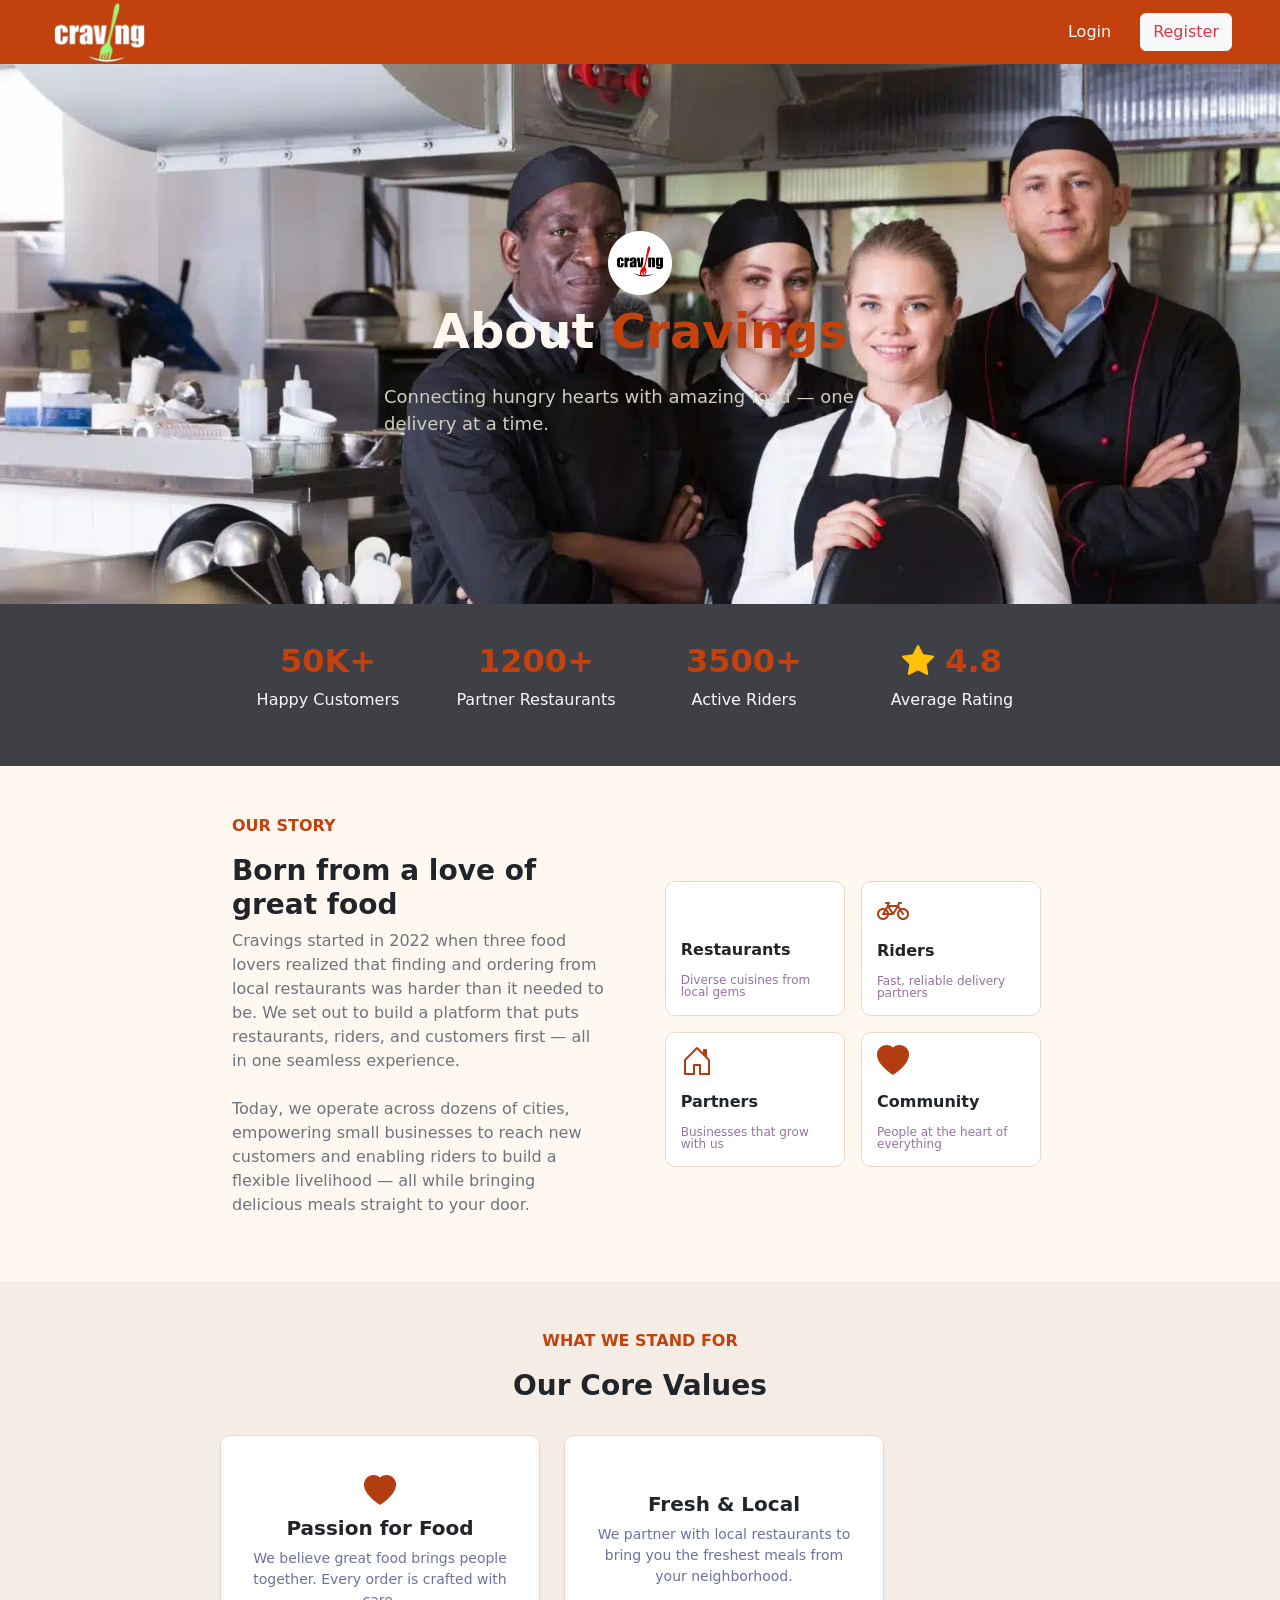
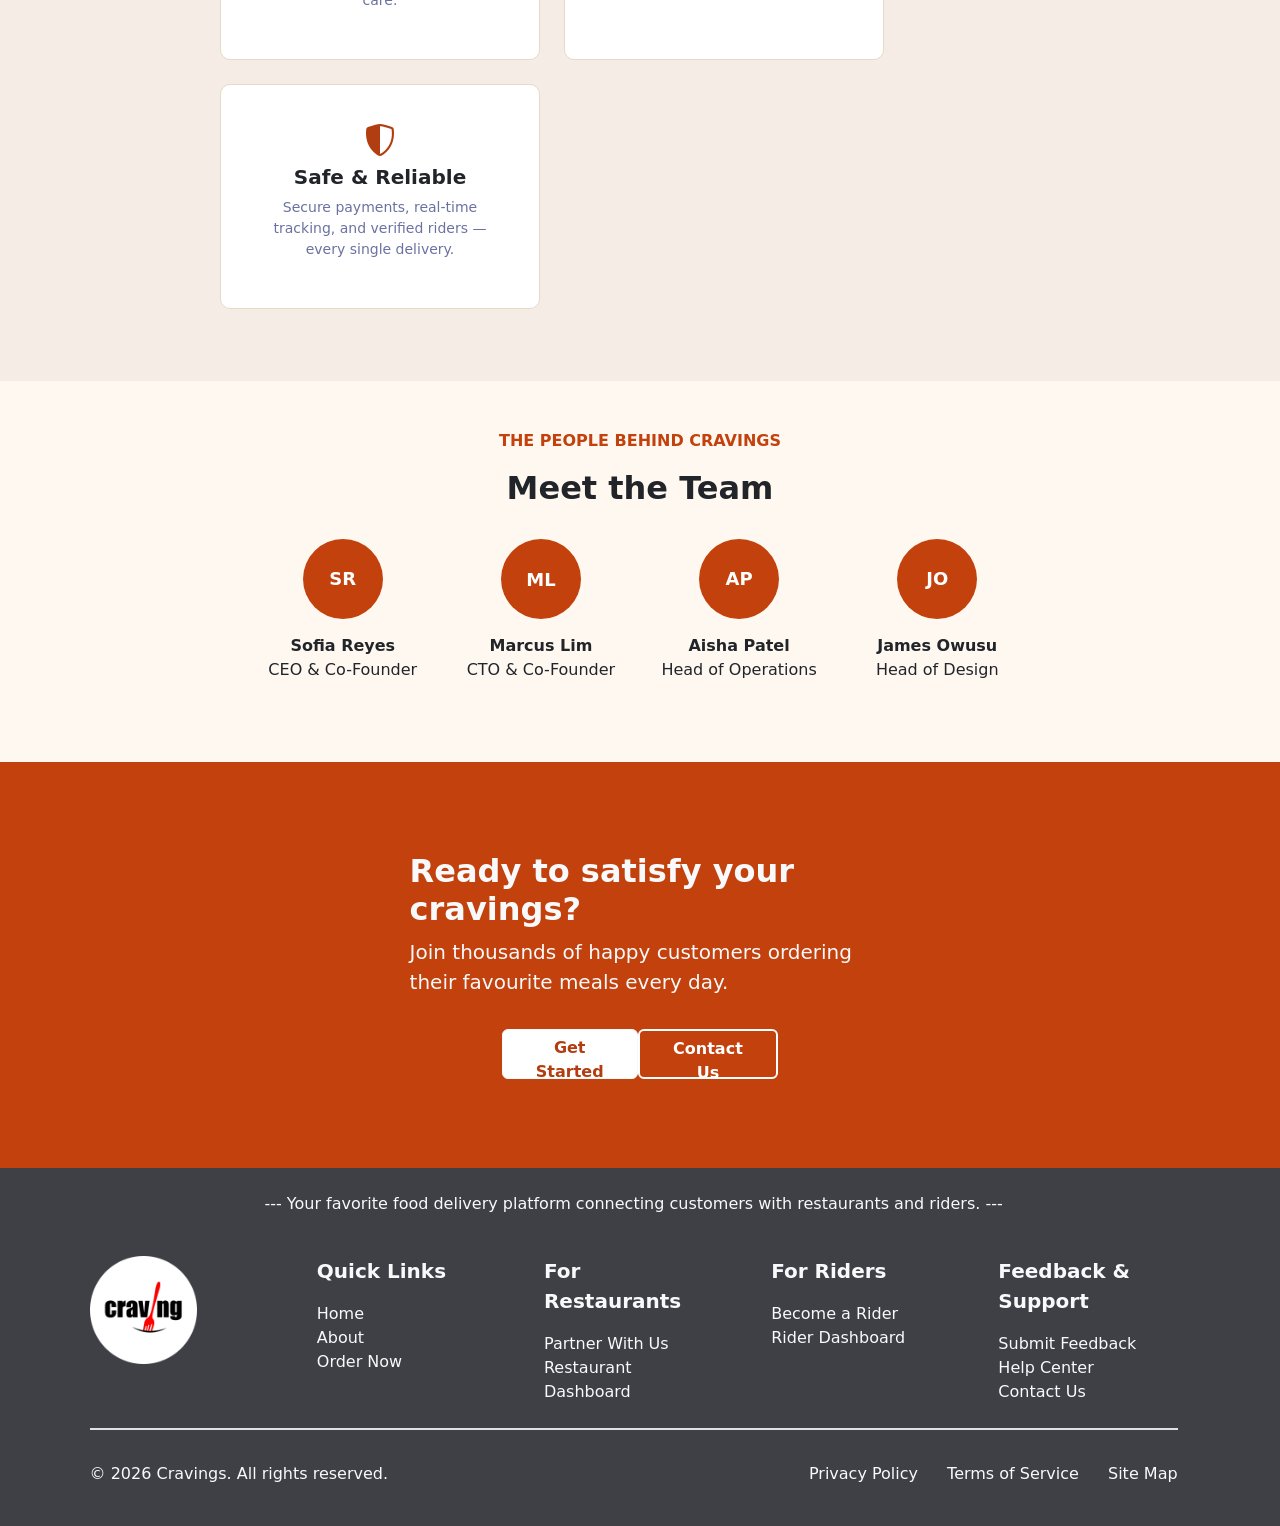
<file: static/about.html>
<!DOCTYPE html>
<html lang="en">
<head>
    <meta charset="UTF-8">
    <meta name="viewport" content="width=device-width, initial-scale=1.0">
    <title>Document</title>
    
    <link
      href="https://cdn.jsdelivr.net/npm/bootstrap@5.3.8/dist/css/bootstrap.min.css"
      rel="stylesheet"
      integrity="sha384-sRIl4kxILFvY47J16cr9ZwB07vP4J8+LH7qKQnuqkuIAvNWLzeN8tE5YBujZqJLB"
      crossorigin="anonymous"
    />
    <link
      rel="stylesheet"
      href="https://cdn.jsdelivr.net/npm/bootstrap-icons@1.13.1/font/bootstrap-icons.min.css"
    />
    <link rel="stylesheet" href="/css/style.css" />
</head>
<body>
    
    <!-- Header -->
     <header
      class="d-flex sticky-top w-100vw justify-content-between align-items-center px-5"
    >
      <div class="object-fit-contain">
        <a href="./index.html"
          ><img class="w-25" src="/images/logo-light.png" alt="logo"
        /></a>
      </div>
      <div class="d-flex gap-3">
        <a
          href="./login.html"
          class="btn w-50 text-decoration-none text-light"
          id="headerLogin"
          >Login</a
        >
        <a
          href="./register.html"
          class="btn btn-light w-100 text-danger"
          id="headerRegister"
        >
          Register
        </a>
      </div>
    </header>

    <!-- Content -->
     <div class="main">
        <div class="w-100 overflow-hidden position-relative">
            <img src="/images/about-bg.jpg" alt="" class="aboutImg object-fit-cover">
        </div>
        <!-- <div class="overlayAbout w-100 h-75 overflow-hidden position-relative bg-black opacity-50 position-absolute top-50 start-50 translate-middle"> -->
        </div>
        <div class="aboutCravingsCenter">
           <img
              src="/images/logo-circle.png"
              alt="logo-circle"
              id="logoCircle2"
            />
            <p class="crav">About <span class="cravM"> Cravings</span></p>
            <p class="cravs">Connecting hungry hearts with amazing food — one delivery at a time.</p>
        </div>
        <div class="grayTab w-100 d-flex align-items-center justify-content-center">
            <div class="customer_connections row-cols-4 d-flex text-light">
                <div class="d-flex align-items-center flex-column">
                    <h2 class="cravM fw-bold">50K+</h2>
                    <p>Happy Customers</p>
                </div>
                <div class="d-flex align-items-center flex-column">
                    <h2 class="cravM fw-bold">1200+</h2>
                    <p>Partner Restaurants</p>
                </div>
                <div class="d-flex align-items-center flex-column">
                    <h2 class="cravM fw-bold">3500+</h2>
                    <p>Active Riders</p>
                </div>
                <div class="d-flex align-items-center flex-column">
                    <h2 class="cravM fw-bold"><i class="bi bi-star-fill text-warning"></i> 4.8</h2>
                    <p>Average Rating</p>
                </div>
            </div>
        </div>

        <div class="ourStoryContainer d-flex align-items-center justify-content-center align-items-center">
          <div class="ourStory p-5 d-flex justify-content-between gap-5" >
            <div class="w-50 px-4">
              <p class="cravM fw-bold">OUR STORY</p>

              <h3 class="fw-bold " >Born from a love of great food</h3>
              <p class="text-secondary">Cravings started in 2022 when three food lovers realized that finding and ordering from local restaurants was harder than it needed to be. We set out to build a platform that puts restaurants, riders, and customers first — all in one seamless experience.
                <br><br>
Today, we operate across dozens of cities, empowering small businesses to reach new customers and enabling riders to build a flexible livelihood — all while bringing delicious meals straight to your door.</p>
            </div>
            <div class=" w-50  row gap-3 ">
              <div class="ourStoryCards col-12 col-md-6">
                <i class="bi bi-fork-knife"></i> <br><br>
                <p class="fw-bold">Restaurants</p>
                <p class="text">Diverse cuisines from local gems</p>
              </div>
              <div class="ourStoryCards col-12 col-md-6">
                <i class="bi bi-bicycle"></i> <br><br>
                <p class="fw-bold">Riders</p>
                <p class="text">Fast, reliable delivery partners</p>
              </div>
              <div class="ourStoryCards col-12 col-md-6">
                <i class="bi bi-house-door"></i> <br><br>
                <p class="fw-bold">Partners</p>
                <p class="text">Businesses that grow with us</p>
              </div>
              <div class="ourStoryCards col-12 col-md-6">
                <i class="bi bi-heart-fill"></i> <br><br>
                <p class="fw-bold">Community</p>
                <p class="text">People at the heart of everything</p>
              </div>
            </div>
          </div>
        </div>
        <div class="ourCoreValues p-5 d-flex flex-column justify-content-center align-items-center">
          
          <div class="d-flex flex-column justify-content-center align-items-center">
            <p class="cravM fw-semibold">WHAT WE STAND FOR</p>
            <h3 class="fw-bold">Our Core Values</h3>
          </div>
          <div class="coreValueCardsContainer row  gap-4 p-4">
            <div class="coreValueCards col-12  col-md-4  ">
              <i class="bi bi-heart-fill"></i>
              <h5 class=" fw-bold">Passion for Food</h5>
              <p class="textCore">We believe great food brings people together. Every order is crafted with care.</p>

            </div>
            <div class="coreValueCards col-12  col-md-4  ">
              <i class="bi bi-leaf-fill "></i>
              <h5 class=" fw-bold">Fresh & Local</h5>
              <p class="textCore">We partner with local restaurants to bring you the freshest meals from your neighborhood.</p>

            </div>
            <div class="coreValueCards col-12  col-md-4 ">
              <i class="bi bi-shield-shaded"></i>
              <h5 class=" fw-bold">Safe & Reliable</h5>
              <p class="textCore">Secure payments, real-time tracking, and verified riders — every single delivery.</p>

            </div>
          </div>
          
        </div>
        <div class="teamContainer p-5 d-flex flex-column justify-content-center align-items-center">
          
          <div class="d-flex flex-column justify-content-center align-items-center">
            <p class="cravM fw-semibold">THE PEOPLE BEHIND CRAVINGS</p>
            <h2 class=" fw-bold">Meet the Team</h2>
          </div>
          <div class="teamProfileContainer row p-4  ">
            
            <div class="d-flex flex-column gap-2 h-25 align-items-center lh-1 col-12 col-md-3 col-sm-6 ">
              <div class="profileM">SR</div>
              <div class="buyer">
                <p class="fw-bold">Sofia Reyes</p>
                <p>CEO & Co-Founder</p>
              </div>
            </div>
            <div class="d-flex flex-column  gap-2 h-25 align-items-center justify-content-center   col-12 col-md-3 col-sm-6 ">
              <div class="profileM">ML</div>
              <div class="buyer">
                <p class="fw-bold">Marcus Lim</p>
                <p>CTO & Co-Founder</p>
              </div>
            </div>
            <div class="d-flex flex-column  gap-2 h-25 align-items-center lh-1 col-12 col-md-3 col-sm-6">
              <div class="profileM">AP</div>
              <div class="buyer">
                <p class="fw-bold">Aisha Patel</p>
                <p>Head of Operations</p>
              </div>
            </div>
            <div class="d-flex flex-column  gap-2 h-25 align-items-center lh-1 col-12 col-md-3 col-sm-6">
              <div class="profileM">JO</div>
              <div class="buyer">
                <p class="fw-bold">James Owusu</p>
                <p>Head of Design</p>
              </div>
            </div>
           
          </div>
          
        </div>

         <div class="connectWithUs d-flex justify-content-center">
          <div class="d-flex flex-column justify-content-center align-items-center  text-light" id="cwUs">
      <h2 class="fw-bold">Ready to satisfy your cravings?</h2>
      <p class="fs-5">Join thousands of happy customers ordering their favourite meals every day.</p>
      <!-- <div class="d-flex gap-3">
        <a
          href="#"
          class="btn w-50 text-decoration-none text-light"
          id="getStarted"
          >Get Started</a
        >
        <a
          href="./contact.html"
          class="btn btn-light w-100 text-danger"
          id="contactUs"
        >
          Contact Us
        </a>
      </div> -->
      <div class="aboutPageBtn ">
      <button class="getStarted btn btn-light mt-3 fw-semibold px-4 ">Get Started</button>
      <button class="contactUs btn btn-primary mt-3 fw-semibold px-4 ">Contact Us</button>
      </div> 
      </div>
    </div>
     </div>

    <!-- Footer -->
     <footer class="h-50 w-100 py-4 text-light align-items-center">
      <div id="footerContainer">
        <p class="d-flex justify-content-center">
          --- Your favorite food delivery platform connecting customers with
          restaurants and riders. ---
        </p>
        <div class="row row-cols-5 pt-4 g-5" id="footerLinksContainer">
          <div class="col object-fit-contain">
            <img
              src="/images/logo-circle.png"
              alt="logo-circle"
              id="logoCircle"
            />
          </div>
          <div class="col g-5">
            <p class="fw-bold fs-5">Quick Links</p>
            <a href="./index.html" class="text-decoration-none text-light">Home</a> <br />
            <a href="#" class="text-decoration-none text-light">About</a> <br />
            <a href="./order-now.html" class="text-decoration-none text-light">Order Now</a>
          </div>
          <div class="col">
            <p class="fw-bold fs-5">For Restaurants</p>
            <a href="./register.html" class="text-decoration-none text-light"
              >Partner With Us</a
            >
            <br />
            <a href="#" class="text-decoration-none text-light"
              >Restaurant Dashboard</a
            >
          </div>
          <div class="col">
            <p class="fw-bold fs-5">For Riders</p>
            <a href="./register.html" class="text-decoration-none text-light"
              >Become a Rider</a
            ><br />
            <a href="#" class="text-decoration-none text-light"
              >Rider Dashboard</a
            >
          </div>
          <div class="col">
            <p class="fw-bold fs-5">Feedback & Support</p>
            <a href="./feedback.html" class="text-decoration-none text-light"
              >Submit Feedback</a
            ><br />
            <a href="#" class="text-decoration-none text-light">Help Center</a
            ><br />
            <a href="./contact.html" class="text-decoration-none text-light">Contact Us</a>
          </div>
        </div>

        <br />
        <div class="h-1px border border-1 w-100"></div>

        <div
          class="w-100 d-flex justify-content-between align-items-end py-3 mt-3"
        >
          <div class="d-inline">© 2026 Cravings. All rights reserved.</div>
          <div class="row row-cols-3 d-inline">
            <a href="#" class="text-decoration-none text-light"
              >Privacy Policy</a
            >
            <a href="#" class="text-decoration-none text-light"
              >Terms of Service</a
            >
            <a href="#" class="text-decoration-none text-light">Site Map</a>
          </div>
        </div>
      </div>
    </footer>

     <!-- Script -->
    <script
      src="https://cdn.jsdelivr.net/npm/bootstrap@5.3.8/dist/js/bootstrap.bundle.min.js"
      integrity="sha384-FKyoEForCGlyvwx9Hj09JcYn3nv7wiPVlz7YYwJrWVcXK/BmnVDxM+D2scQbITxI"
      crossorigin="anonymous"
    ></script>
</body>
</html>
</file>
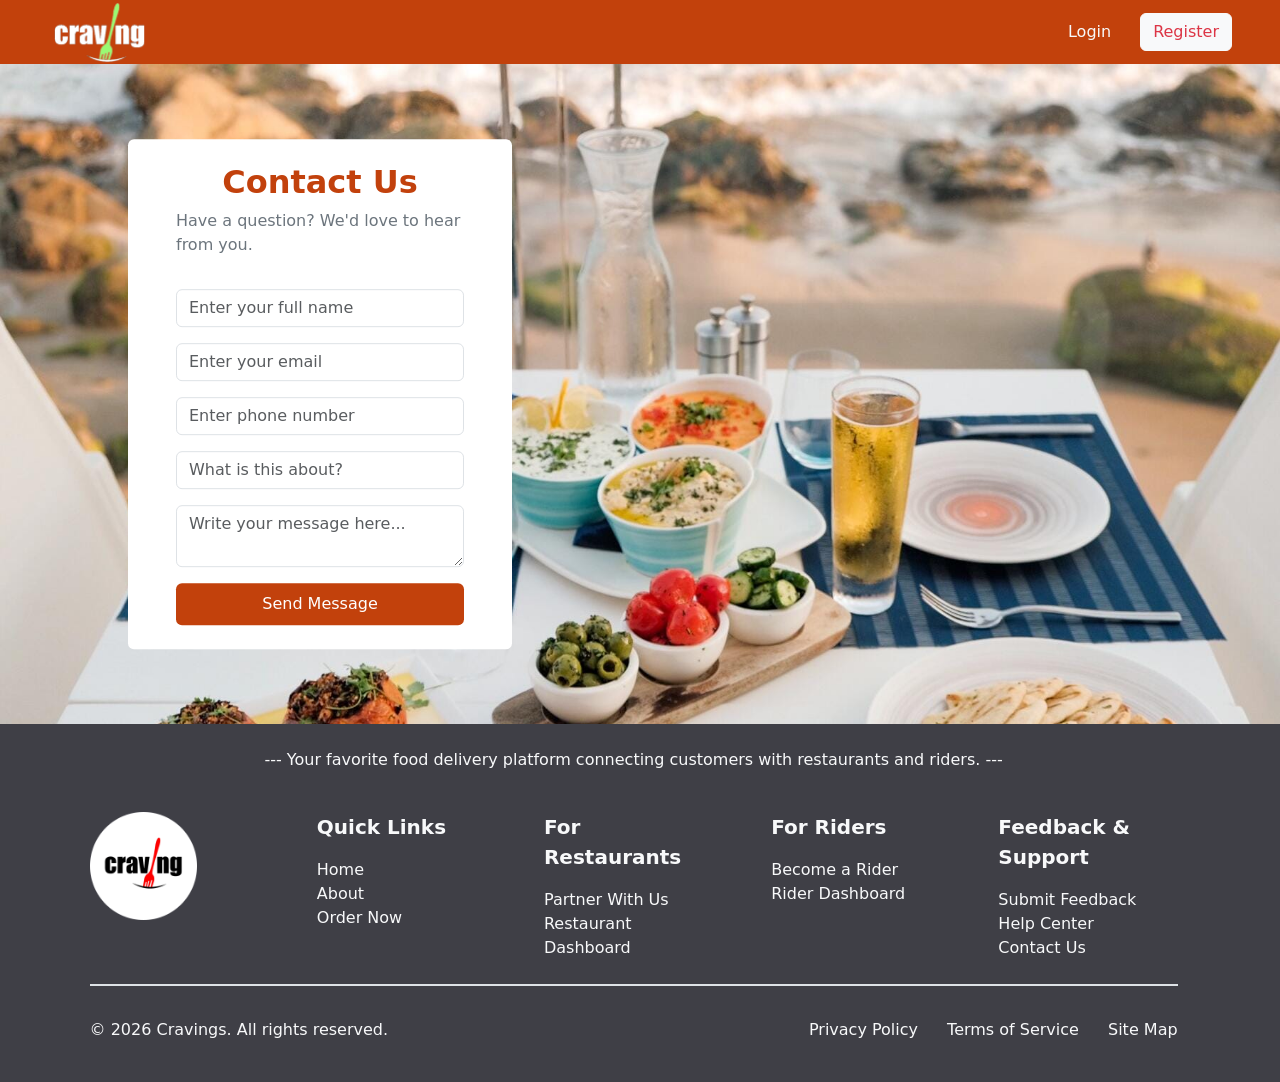
<file: static/contact.html>
<!doctype html>
<html lang="en">
  <head>
    <meta charset="UTF-8" />
    <meta name="viewport" content="width=device-width, initial-scale=1.0" />
    <title>Document</title>
    
    <link
      href="https://cdn.jsdelivr.net/npm/bootstrap@5.3.8/dist/css/bootstrap.min.css"
      rel="stylesheet"
      integrity="sha384-sRIl4kxILFvY47J16cr9ZwB07vP4J8+LH7qKQnuqkuIAvNWLzeN8tE5YBujZqJLB"
      crossorigin="anonymous"
    />
    <link
      rel="stylesheet"
      href="https://cdn.jsdelivr.net/npm/bootstrap-icons@1.13.1/font/bootstrap-icons.min.css"
    />
    <link rel="stylesheet" href="/css/style.css" />
  </head>
  <body>
    <header
      class="d-flex sticky-top w-100vw justify-content-between align-items-center px-5"
    >
      <div class="object-fit-contain">
       <a href="./index.html"><img class="w-25" src="/images/logo-light.png" alt="logo" /></a> 
      </div>
      <div class="d-flex gap-3">
          <a href="./login.html"  class="btn w-50 text-decoration-none text-light" id="headerLogin">Login</a
          >
        <a
          href="./register.html"
          class="btn btn-light w-100 text-danger"
          id="headerRegister"
        >
          Register
        </a>
      </div>
    </header>

    <div class="main">
      <div class="position-relative w-100" id="loginMain">
        <img
          src="/images/contact-bg.jpg"
          alt="foodTable"
          class="object-fit-cover w-100"
        />
        <div class="position-absolute top-50 start-50 translate-middle w-100 d-flex justify-content-around align-items-center ">
          <!-- Contact us-->
          <form class=" bg-white rounded-2 p-5 py-4 d-flex flex-column  gap-3 " id="contactUs_form">
            <div class="d-flex flex-column justify-content-center align-items-center ">
            <h2 class="formheader fw-bolder  ">Contact Us</h2>
            <p class="text-secondary">Have a question? We'd love to hear from you.</p>
              </div>
              <div>
                <input
                  type="text"
                  name="name"
                  id="name"
                  placeholder="Enter your full name"
                  class="form-control"
                />
              </div>
              <div>
                <input
                  type="email"
                  name="email"
                  id="email"
                  placeholder="Enter your email"
                  class="form-control"
                />
              </div>
              <div>
                <input
                  type="text"
                  name="phone"
                  id="phone"
                  placeholder="Enter phone number"
                  class="form-control"
                />
              </div>
              <div>
                <input
                  type="text"
                  name="about"
                  id="about"
                  placeholder="What is this about?"
                  class="form-control"
                />
              </div>
              <div>
                <textarea name="" id="" placeholder="Write your message here..." class="form-control"></textarea>
                
              </div>

              <button class="btn btn-primary w-100 " id="Loginbtn">Send Message</button>
            
          </form>

          <!-- Register form -->
           <form class=" bg-white rounded-2 p-5 py-4 d-flex flex-column  gap-3 opacity-0" id="register_form">
            <div class="d-flex flex-column justify-content-center align-items-center ">
            <h2 class="fw-bolder text-danger  ">Create Account</h2>
            <p class="text-secondary">Join us as a Customer, Restaurant, or Rider</p>
              </div>
              <div class="">
                <div class="fw-bold"><label >Register as:</label></div>
                <div class="d-flex justify-content-start gap-3">
                <input type="radio" name="name" id="customer"> Customer
                <input type="radio" name="name" id="restaurant"> Restaurant
                <input type="radio" name="name" id="rider"> Rider
                </div>
              </div>
              <div>
                <input
                  type="text"
                  name="name"
                  id="name"
                  placeholder="Enter yourfull name"
                  class="form-control"
                />
              </div>
              <div>
                <input
                  type="email"
                  name="email"
                  id="email"
                  placeholder="Enter your email"
                  class="form-control"
                />
              </div>
              <div>
                <input
                  type="text"
                  name="phoneNo"
                  id="phoneNo"
                  placeholder="Enter your phone number"
                  class="form-control"
                />
              </div>
              <div>
                <input
                  type="password"
                  name="password"
                  id="password"
                  placeholder="Enter your password"
                  class="form-control"
                />
              </div>
              <div>
                <input
                  type="password"
                  name="confirmPassword"
                  id="confirmPassword"
                  placeholder=" confirm your password"
                  class="form-control"
                />
              </div>
           
            
            <div class="d-flex justify-content-between">
              <div><input type="checkbox" /> I agree to the 
              <a href="#" class="text-decoration-none text-danger">terms and conditions</a>
              </div>
              </div>
              <button class="btn btn-primary w-100 " id="Registerbtn">Register</button>
            <div class="d-flex align-items-center gap-2 justify-content-center">
              <p class="mb-0 text-secondary">Already registered? </p>
              <a href="#" class="text-decoration-none text-danger" >Login here</a>

            </div>
            
          </form> 
        </div>
      </div>
    </div>

    <!-- Footer -->
    <footer class="h-50 w-100 py-4 text-light align-items-center">
      <div id="footerContainer">
        <p class="d-flex justify-content-center">
          --- Your favorite food delivery platform connecting customers with
          restaurants and riders. ---
        </p>
        <div class="row row-cols-5 pt-4 g-5" id="footerLinksContainer">
          <div class="col object-fit-contain">
            <img
              src="/images/logo-circle.png"
              alt="logo-circle"
              id="logoCircle"
            />
          </div>
          <div class="col g-5">
            <p class="fw-bold fs-5">Quick Links</p>
            <a href="./index.html" class="text-decoration-none text-light">Home</a> <br />
            <a href="#" class="text-decoration-none text-light">About</a> <br />
            <a href="./order-now.html" class="text-decoration-none text-light">Order Now</a>
          </div>
          <div class="col">
            <p class="fw-bold fs-5">For Restaurants</p>
            <a href="./register.html" class="text-decoration-none text-light"
              >Partner With Us</a
            >
            <br />
            <a href="#" class="text-decoration-none text-light"
              >Restaurant Dashboard</a
            >
          </div>
          <div class="col">
            <p class="fw-bold fs-5">For Riders</p>
            <a href="./register.html" class="text-decoration-none text-light"
              >Become a Rider</a
            ><br />
            <a href="#" class="text-decoration-none text-light"
              >Rider Dashboard</a
            >
          </div>
          <div class="col">
            <p class="fw-bold fs-5">Feedback & Support</p>
            <a href="#" class="text-decoration-none text-light"
              >Submit Feedback</a
            ><br />
            <a href="#" class="text-decoration-none text-light">Help Center</a
            ><br />
            <a href="#" class="text-decoration-none text-light">Contact Us</a>
          </div>
        </div>

        <br />
        <div class="h-1px border border-1 w-100"></div>

        <div
          class="w-100 d-flex justify-content-between align-items-end py-3 mt-3"
        >
          <div class="d-inline">© 2026 Cravings. All rights reserved.</div>
          <div class="row row-cols-3 d-inline">
            <a href="#" class="text-decoration-none text-light"
              >Privacy Policy</a
            >
            <a href="#" class="text-decoration-none text-light"
              >Terms of Service</a
            >
            <a href="#" class="text-decoration-none text-light">Site Map</a>
          </div>
        </div>
      </div>
    </footer>
    <!-- Script -->
    <script
      src="https://cdn.jsdelivr.net/npm/bootstrap@5.3.8/dist/js/bootstrap.bundle.min.js"
      integrity="sha384-FKyoEForCGlyvwx9Hj09JcYn3nv7wiPVlz7YYwJrWVcXK/BmnVDxM+D2scQbITxI"
      crossorigin="anonymous"
    ></script>
  </body>
</html>
</file>
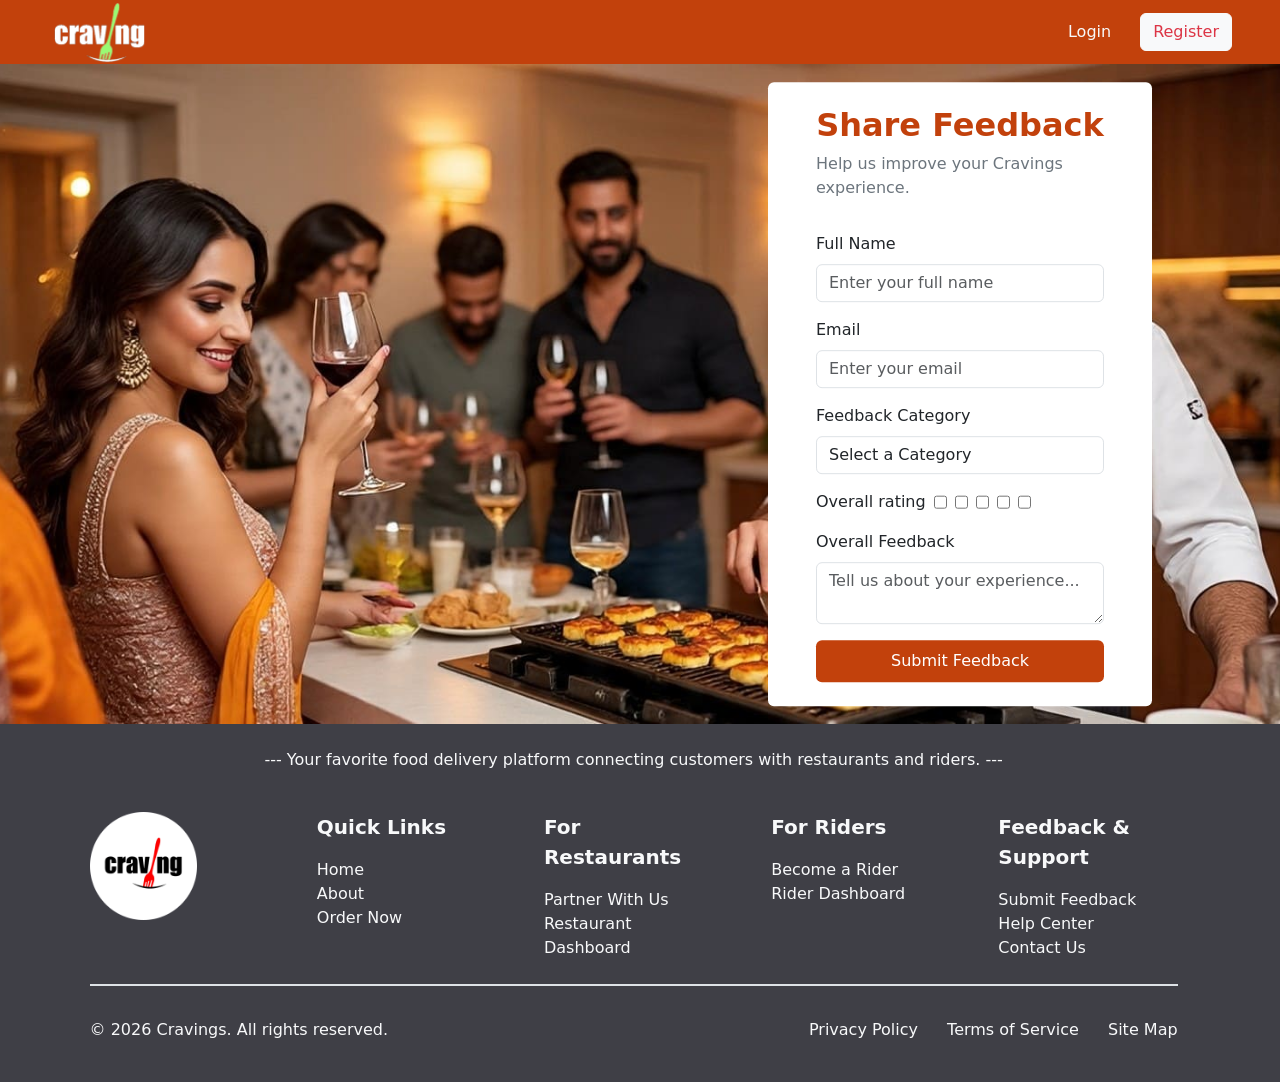
<file: static/feedback.html>
<!doctype html>
<html lang="en">
  <head>
    <meta charset="UTF-8" />
    <meta name="viewport" content="width=device-width, initial-scale=1.0" />
    <title>Document</title>
    
    <link
      href="https://cdn.jsdelivr.net/npm/bootstrap@5.3.8/dist/css/bootstrap.min.css"
      rel="stylesheet"
      integrity="sha384-sRIl4kxILFvY47J16cr9ZwB07vP4J8+LH7qKQnuqkuIAvNWLzeN8tE5YBujZqJLB"
      crossorigin="anonymous"
    />
    <link
      rel="stylesheet"
      href="https://cdn.jsdelivr.net/npm/bootstrap-icons@1.13.1/font/bootstrap-icons.min.css"
    />
    <link rel="stylesheet" href="/css/style.css" />
  </head>
  <body>
    <header
      class="d-flex sticky-top w-100vw justify-content-between align-items-center px-5"
    >
      <div class="object-fit-contain">
       <a href="./index.html"><img class="w-25" src="/images/logo-light.png" alt="logo" /></a> 
      </div>
      <div class="d-flex gap-3">
          <a href="./login.html"  class="btn w-50 text-decoration-none text-light" id="headerLogin">Login</a
          >
        <a
          href="./register.html"
          class="btn btn-light w-100 text-danger"
          id="headerRegister"
        >
          Register
        </a>
      </div>
    </header>

    <div class="main">
      <div class="position-relative w-100" id="loginMain">
        <img
          src="/images/feedback-bg.jpg"
          alt="foodTable"
          class="object-fit-cover w-100"
        />
        <div class="position-absolute top-50 start-50 translate-middle w-100 d-flex justify-content-around align-items-center">
          <!-- login form -->
          <form class=" bg-white rounded-2 p-5 py-4 d-flex flex-column  gap-3 opacity-0" id="login_form">
            <div class="d-flex flex-column justify-content-center align-items-center ">
            <h2 class="fw-bolder text-danger  ">Welcome Back</h2>
            <p class="text-secondary">Login to your Cravings account</p>
              </div>
            <div class="d-flex flex-column gap-2">
              <div><label for="email">Email</label></div>
              <div>
                <input
                  type="email"
                  name="email"
                  id="email"
                  placeholder="Enter your email"
                  class="form-control"
                />
              </div>
            </div>
            <div class="d-flex flex-column gap-2">
              <label for="password">Password</label>
              <div class="position-relative ">
                <input
                  type="password"
                  name="password"
                  id="password"
                  placeholder="Enter your password"
                  class="form-control "
                />
                <i class="bi bi-eye-fill position-absolute top-50 end-0 translate-middle-y me-2 text-secondary"></i>
              </div>
            </div>
            
            <div class="d-flex justify-content-between">
              <div><input type="checkbox" /> Remember me</div>
              <a href="#" class="text-decoration-none text-danger">Forgot Password?</a>
              </div>
              <button class="btn btn-primary w-100 " id="Loginbtn">Login</button>
            <div class="d-flex align-items-center gap-2 justify-content-center">
              <div class="border-top w-25"></div>
              <p class="mb-0 text-secondary">Don't have account?</p>
              <div class="border-top w-25"></div>
            </div>
            <div class="d-flex justify-content-center">
              <a href="#" class="text-decoration-none text-danger" >Create an account</a>
            </div>
          </form>

          <!-- Register form -->
           <form class=" bg-white rounded-2 p-5 py-4 d-flex flex-column  gap-3 " id="feedback_form">
            <div class="d-flex flex-column justify-content-center align-items-center ">
            <h2 class="formheader fw-bolder  ">Share Feedback</h2>
            <p class="text-secondary">Help us improve your Cravings experience.</p>
              </div>
            <div class="d-flex flex-column gap-2">
              <div><label for="name">Full Name</label></div>
              <div>
                <input
                  type="name"
                  name="name"
                  id="name"
                  placeholder="Enter your full name"
                  class="form-control"
                />
              </div>
            </div>
            <div class="d-flex flex-column gap-2">
              <label for="email">Email</label>
              <div class="position-relative ">
                <input
                  type="email"
                  name="email"
                  id="email"
                  placeholder="Enter your email"
                  class="form-control "
                />
              </div>
            </div>
            <div class="d-flex flex-column gap-2">
              <label for="email">Feedback Category</label>
              <select class="form-control">
                <option value="">Select a Category</option>
                <option value="">Food Quality</option>
                <option value="">Delivery Experience</option>
                <option value="">App & Website</option>
                <option value="">Customer Support</option>
                <option value="">Pricing and Value</option>
              </select>
            </div>
            <div class="d-flex  gap-2">
                <label>Overall rating</label>
                <input type="checkbox" >
                <input type="checkbox" >
                <input type="checkbox" >
                <input type="checkbox" >
                <input type="checkbox" >
            </div>
            <div class="d-flex flex-column gap-2">
                <label for="OverallFeedback">Overall Feedback</label>
                <textarea class="form-control" placeholder="Tell us about your experience..."></textarea>
            </div>
            
            
              <button class="btn btn-primary w-100 " id="Loginbtn">Submit Feedback</button>
            
            
          </form> 
        </div>
      </div>
    </div>

    <footer class="h-50 w-100 py-4 text-light align-items-center">
      <div id="footerContainer">
        <p class="d-flex justify-content-center">
          --- Your favorite food delivery platform connecting customers with
          restaurants and riders. ---
        </p>
        <div class="row row-cols-5 pt-4 g-5" id="footerLinksContainer">
          <div class="col object-fit-contain">
            <img
              src="/images/logo-circle.png"
              alt="logo-circle"
              id="logoCircle"
            />
          </div>
          <div class="col g-5">
            <p class="fw-bold fs-5">Quick Links</p>
            <a href="./index.html" class="text-decoration-none text-light">Home</a> <br />
            <a href="#" class="text-decoration-none text-light">About</a> <br />
            <a href="./order-now.html" class="text-decoration-none text-light">Order Now</a>
          </div>
          <div class="col">
            <p class="fw-bold fs-5">For Restaurants</p>
            <a href="./register.html" class="text-decoration-none text-light"
              >Partner With Us</a
            >
            <br />
            <a href="#" class="text-decoration-none text-light"
              >Restaurant Dashboard</a
            >
          </div>
          <div class="col">
            <p class="fw-bold fs-5">For Riders</p>
            <a href="./register.html" class="text-decoration-none text-light"
              >Become a Rider</a
            ><br />
            <a href="#" class="text-decoration-none text-light"
              >Rider Dashboard</a
            >
          </div>
          <div class="col">
            <p class="fw-bold fs-5">Feedback & Support</p>
            <a href="#" class="text-decoration-none text-light"
              >Submit Feedback</a
            ><br />
            <a href="#" class="text-decoration-none text-light">Help Center</a
            ><br />
            <a href="#" class="text-decoration-none text-light">Contact Us</a>
          </div>
        </div>

        <br />
        <div class="h-1px border border-1 w-100"></div>

        <div
          class="w-100 d-flex justify-content-between align-items-end py-3 mt-3"
        >
          <div class="d-inline">© 2026 Cravings. All rights reserved.</div>
          <div class="row row-cols-3 d-inline">
            <a href="#" class="text-decoration-none text-light"
              >Privacy Policy</a
            >
            <a href="#" class="text-decoration-none text-light"
              >Terms of Service</a
            >
            <a href="#" class="text-decoration-none text-light">Site Map</a>
          </div>
        </div>
      </div>
    </footer>
    <!-- Script -->
    <script
      src="https://cdn.jsdelivr.net/npm/bootstrap@5.3.8/dist/js/bootstrap.bundle.min.js"
      integrity="sha384-FKyoEForCGlyvwx9Hj09JcYn3nv7wiPVlz7YYwJrWVcXK/BmnVDxM+D2scQbITxI"
      crossorigin="anonymous"
    ></script>
  </body>
</html>
</file>
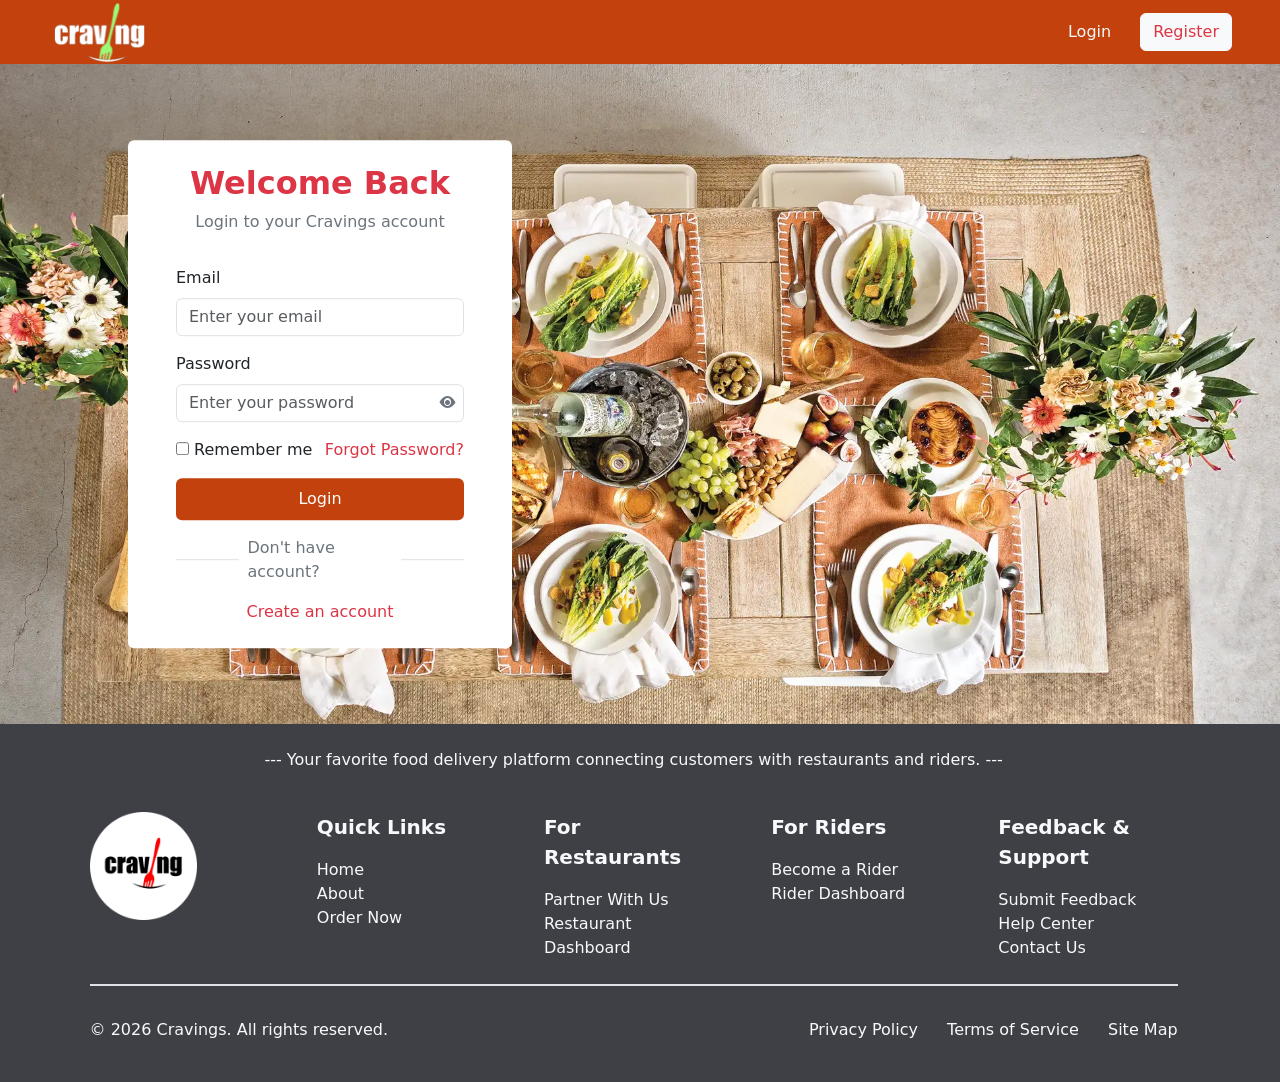
<file: static/login.html>
<!doctype html>
<html lang="en">
  <head>
    <meta charset="UTF-8" />
    <meta name="viewport" content="width=device-width, initial-scale=1.0" />
    <title>Document</title>
    
    <link
      href="https://cdn.jsdelivr.net/npm/bootstrap@5.3.8/dist/css/bootstrap.min.css"
      rel="stylesheet"
      integrity="sha384-sRIl4kxILFvY47J16cr9ZwB07vP4J8+LH7qKQnuqkuIAvNWLzeN8tE5YBujZqJLB"
      crossorigin="anonymous"
    />
    <link
      rel="stylesheet"
      href="https://cdn.jsdelivr.net/npm/bootstrap-icons@1.13.1/font/bootstrap-icons.min.css"
    />
    <link rel="stylesheet" href="/css/style.css" />
  </head>
  <body>
    <header
      class="d-flex sticky-top w-100vw justify-content-between align-items-center px-5"
    >
      <div class="object-fit-contain">
       <a href="./index.html"><img class="w-25" src="/images/logo-light.png" alt="logo" /></a> 
      </div>
      <div class="d-flex gap-3">
          <a href="./login.html"  class="btn w-50 text-decoration-none text-light" id="headerLogin">Login</a
          >
        <a
          href="./register.html"
          class="btn btn-light w-100 text-danger"
          id="headerRegister"
        >
          Register
        </a>
      </div>
    </header>

    <div class="main">
      <div class="position-relative w-100" id="loginMain">
        <img
          src="/images/foodTable.webp"
          alt="foodTable"
          class="object-fit-cover w-100"
        />
        <div class="position-absolute top-50 start-50 translate-middle w-100 d-flex justify-content-around align-items-center ">
          <!-- login form -->
          <form class=" bg-white rounded-2 p-5 py-4 d-flex flex-column  gap-3 " id="login_form">
            <div class="d-flex flex-column justify-content-center align-items-center ">
            <h2 class="fw-bolder text-danger  ">Welcome Back</h2>
            <p class="text-secondary">Login to your Cravings account</p>
              </div>
            <div class="d-flex flex-column gap-2">
              <div><label for="email">Email</label></div>
              <div>
                <input
                  type="email"
                  name="email"
                  id="email"
                  placeholder="Enter your email"
                  class="form-control"
                />
              </div>
            </div>
            <div class="d-flex flex-column gap-2">
              <label for="password">Password</label>
              <div class="position-relative ">
                <input
                  type="password"
                  name="password"
                  id="password"
                  placeholder="Enter your password"
                  class="form-control "
                />
                <i class="bi bi-eye-fill position-absolute top-50 end-0 translate-middle-y me-2 text-secondary"></i>
              </div>
            </div>
            
            <div class="d-flex justify-content-between">
              <div><input type="checkbox" /> Remember me</div>
              <a href="#" class="text-decoration-none text-danger">Forgot Password?</a>
              </div>
              <button class="btn btn-primary w-100 " id="Loginbtn">Login</button>
            <div class="d-flex align-items-center gap-2 justify-content-center">
              <div class="border-top w-25"></div>
              <p class="mb-0 text-secondary">Don't have account?</p>
              <div class="border-top w-25"></div>
            </div>
            <div class="d-flex justify-content-center">
              <a href="./register.html" class="text-decoration-none text-danger" >Create an account</a>
            </div>
          </form>

          <!-- Register form -->
           <form class=" bg-white rounded-2 p-5 py-4 d-flex flex-column  gap-3 opacity-0" id="register_form">
            <div class="d-flex flex-column justify-content-center align-items-center ">
            <h2 class="fw-bolder text-danger  ">Create Account</h2>
            <p class="text-secondary">Join us as a Customer, Restaurant, or Rider</p>
              </div>
              <div class="">
                <div class="fw-bold"><label >Register as:</label></div>
                <div class="d-flex justify-content-start gap-3">
                <input type="radio" name="name" id="customer"> Customer
                <input type="radio" name="name" id="restaurant"> Restaurant
                <input type="radio" name="name" id="rider"> Rider
                </div>
              </div>
              <div>
                <input
                  type="text"
                  name="name"
                  id="name"
                  placeholder="Enter yourfull name"
                  class="form-control"
                />
              </div>
              <div>
                <input
                  type="email"
                  name="email"
                  id="email"
                  placeholder="Enter your email"
                  class="form-control"
                />
              </div>
              <div>
                <input
                  type="text"
                  name="phoneNo"
                  id="phoneNo"
                  placeholder="Enter your phone number"
                  class="form-control"
                />
              </div>
              <div>
                <input
                  type="password"
                  name="password"
                  id="password"
                  placeholder="Enter your password"
                  class="form-control"
                />
              </div>
              <div>
                <input
                  type="password"
                  name="confirmPassword"
                  id="confirmPassword"
                  placeholder=" confirm your password"
                  class="form-control"
                />
              </div>
            <!-- <div class="d-flex flex-column gap-2">
              <label for="password">Password</label>
              <div class="position-relative ">
                <input
                  type="password"
                  name="password"
                  id="password"
                  placeholder="Enter your password"
                  class="form-control "
                />
                <i class="bi bi-eye-fill position-absolute top-50 end-0 translate-middle-y me-2 text-secondary"></i>
              </div>
            </div> -->
            
            <div class="d-flex justify-content-between">
              <div><input type="checkbox" /> I agree to the 
              <a href="#" class="text-decoration-none text-danger">terms and conditions</a>
              </div>
              </div>
              <button class="btn btn-primary w-100 " id="Registerbtn">Register</button>
            <div class="d-flex align-items-center gap-2 justify-content-center">
              <p class="mb-0 text-secondary">Already registered? </p>
              <a href="#" class="text-decoration-none text-danger" >Login here</a>

            </div>
            
          </form> 
        </div>
      </div>
    </div>

    <!-- Footer -->
    <footer class="h-50 w-100 py-4 text-light align-items-center">
      <div id="footerContainer">
        <p class="d-flex justify-content-center">
          --- Your favorite food delivery platform connecting customers with
          restaurants and riders. ---
        </p>
        <div class="row row-cols-5 pt-4 g-5" id="footerLinksContainer">
          <div class="col object-fit-contain">
            <img
              src="/images/logo-circle.png"
              alt="logo-circle"
              id="logoCircle"
            />
          </div>
          <div class="col g-5">
            <p class="fw-bold fs-5">Quick Links</p>
            <a href="./index.html" class="text-decoration-none text-light">Home</a> <br />
            <a href="#" class="text-decoration-none text-light">About</a> <br />
            <a href="./order-now.html" class="text-decoration-none text-light">Order Now</a>
          </div>
          <div class="col">
            <p class="fw-bold fs-5">For Restaurants</p>
            <a href="./register.html" class="text-decoration-none text-light"
              >Partner With Us</a
            >
            <br />
            <a href="#" class="text-decoration-none text-light"
              >Restaurant Dashboard</a
            >
          </div>
          <div class="col">
            <p class="fw-bold fs-5">For Riders</p>
            <a href="./register.html" class="text-decoration-none text-light"
              >Become a Rider</a
            ><br />
            <a href="#" class="text-decoration-none text-light"
              >Rider Dashboard</a
            >
          </div>
          <div class="col">
            <p class="fw-bold fs-5">Feedback & Support</p>
            <a href="#" class="text-decoration-none text-light"
              >Submit Feedback</a
            ><br />
            <a href="#" class="text-decoration-none text-light">Help Center</a
            ><br />
            <a href="#" class="text-decoration-none text-light">Contact Us</a>
          </div>
        </div>

        <br />
        <div class="h-1px border border-1 w-100"></div>

        <div
          class="w-100 d-flex justify-content-between align-items-end py-3 mt-3"
        >
          <div class="d-inline">© 2026 Cravings. All rights reserved.</div>
          <div class="row row-cols-3 d-inline">
            <a href="#" class="text-decoration-none text-light"
              >Privacy Policy</a
            >
            <a href="#" class="text-decoration-none text-light"
              >Terms of Service</a
            >
            <a href="#" class="text-decoration-none text-light">Site Map</a>
          </div>
        </div>
      </div>
    </footer>
    <!-- Script -->
    <script
      src="https://cdn.jsdelivr.net/npm/bootstrap@5.3.8/dist/js/bootstrap.bundle.min.js"
      integrity="sha384-FKyoEForCGlyvwx9Hj09JcYn3nv7wiPVlz7YYwJrWVcXK/BmnVDxM+D2scQbITxI"
      crossorigin="anonymous"
    ></script>
  </body>
</html>
</file>
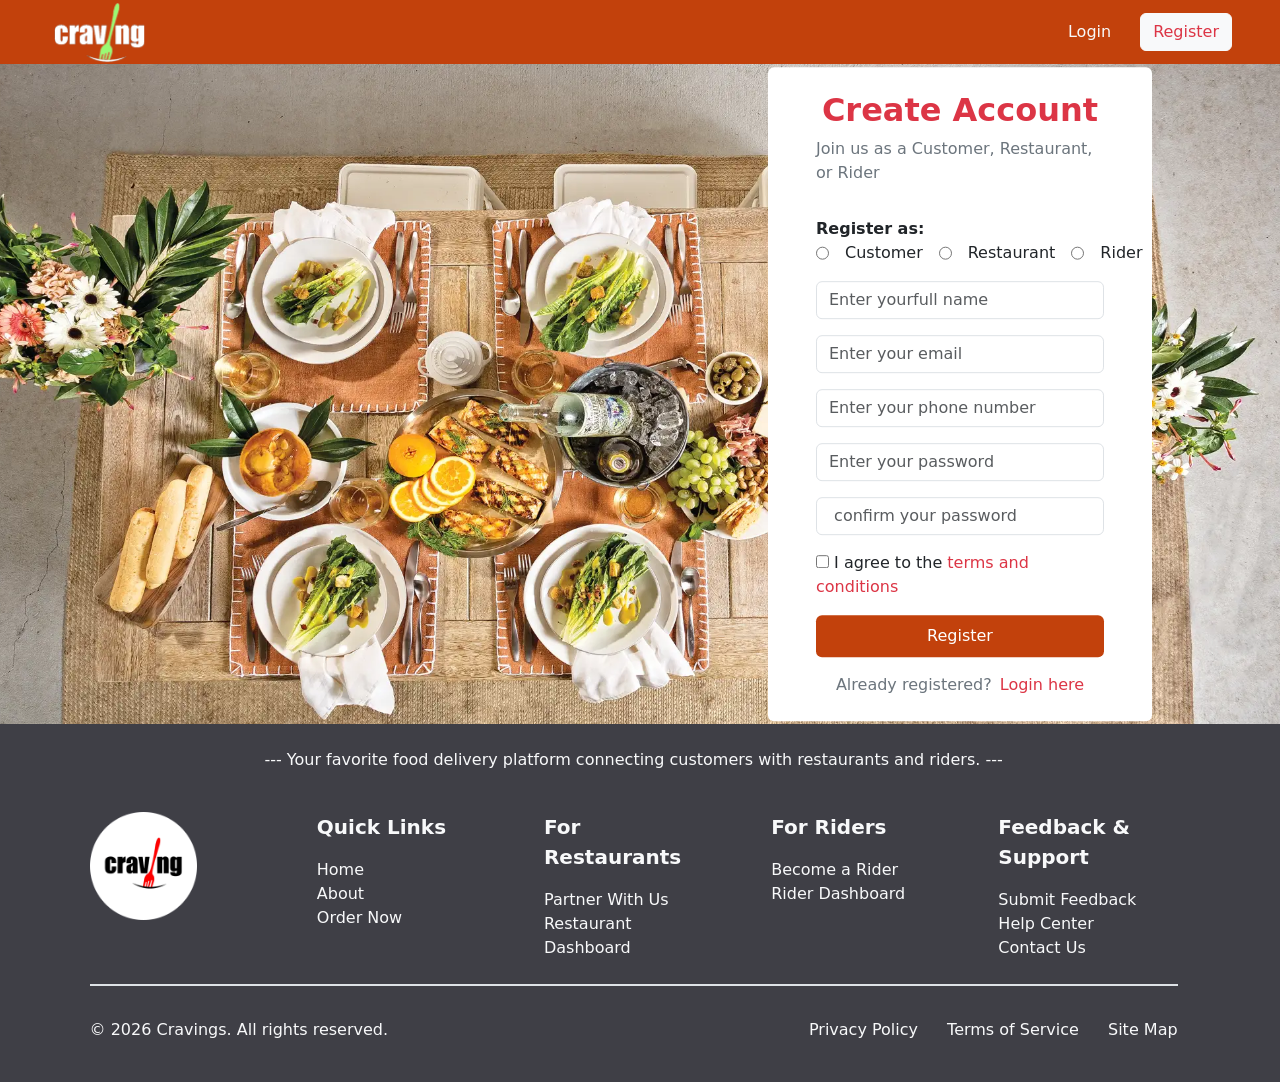
<file: static/register.html>
<!doctype html>
<html lang="en">
  <head>
    <meta charset="UTF-8" />
    <meta name="viewport" content="width=device-width, initial-scale=1.0" />
    <title>Document</title>
    
    <link
      href="https://cdn.jsdelivr.net/npm/bootstrap@5.3.8/dist/css/bootstrap.min.css"
      rel="stylesheet"
      integrity="sha384-sRIl4kxILFvY47J16cr9ZwB07vP4J8+LH7qKQnuqkuIAvNWLzeN8tE5YBujZqJLB"
      crossorigin="anonymous"
    />
    <link
      rel="stylesheet"
      href="https://cdn.jsdelivr.net/npm/bootstrap-icons@1.13.1/font/bootstrap-icons.min.css"
    />
    <link rel="stylesheet" href="/css/style.css" />
  </head>
  <body>
    <header
      class="d-flex sticky-top w-100vw justify-content-between align-items-center px-5"
    >
      <div class="object-fit-contain">
       <a href="./index.html"><img class="w-25" src="/images/logo-light.png" alt="logo" /></a> 
      </div>
      <div class="d-flex gap-3">
          <a href="./login.html"  class="btn w-50 text-decoration-none text-light" id="headerLogin">Login</a
          >
        <a
          href="./register.html"
          class="btn btn-light w-100 text-danger"
          id="headerRegister"
        >
          Register
        </a>
      </div>
    </header>

    <div class="main">
      <div class="position-relative w-100" id="loginMain">
        <img
          src="/images/foodTable.webp"
          alt="foodTable"
          class="object-fit-cover w-100"
        />
        <div class="position-absolute top-50 start-50 translate-middle w-100 d-flex justify-content-around align-items-center">
          <!-- login form -->
          <form class=" bg-white rounded-2 p-5 py-4 d-flex flex-column  gap-3 opacity-0" id="login_form">
            <div class="d-flex flex-column justify-content-center align-items-center ">
            <h2 class="fw-bolder text-danger  ">Welcome Back</h2>
            <p class="text-secondary">Login to your Cravings account</p>
              </div>
            <div class="d-flex flex-column gap-2">
              <div><label for="email">Email</label></div>
              <div>
                <input
                  type="email"
                  name="email"
                  id="email"
                  placeholder="Enter your email"
                  class="form-control"
                />
              </div>
            </div>
            <div class="d-flex flex-column gap-2">
              <label for="password">Password</label>
              <div class="position-relative ">
                <input
                  type="password"
                  name="password"
                  id="password"
                  placeholder="Enter your password"
                  class="form-control "
                />
                <i class="bi bi-eye-fill position-absolute top-50 end-0 translate-middle-y me-2 text-secondary"></i>
              </div>
            </div>
            
            <div class="d-flex justify-content-between">
              <div><input type="checkbox" /> Remember me</div>
              <a href="#" class="text-decoration-none text-danger">Forgot Password?</a>
              </div>
              <button class="btn btn-primary w-100 " id="Loginbtn">Login</button>
            <div class="d-flex align-items-center gap-2 justify-content-center">
              <div class="border-top w-25"></div>
              <p class="mb-0 text-secondary">Don't have account?</p>
              <div class="border-top w-25"></div>
            </div>
            <div class="d-flex justify-content-center">
              <a href="#" class="text-decoration-none text-danger" >Create an account</a>
            </div>
          </form>

          <!-- Register form -->
           <form class=" bg-white rounded-2 p-5 py-4 d-flex flex-column  gap-3  " id="register_form">
            <div class="d-flex flex-column justify-content-center align-items-center ">
            <h2 class="fw-bolder text-danger  ">Create Account</h2>
            <p class="text-secondary">Join us as a Customer, Restaurant, or Rider</p>
              </div>
              <div class="">
                <div class="fw-bold"><label >Register as:</label></div>
                <div class="d-flex justify-content-start gap-3">
                <input type="radio" name="name" id="customer"> Customer
                <input type="radio" name="name" id="restaurant"> Restaurant
                <input type="radio" name="name" id="rider"> Rider
                </div>
              </div>
              <div>
                <input
                  type="text"
                  name="name"
                  id="name"
                  placeholder="Enter yourfull name"
                  class="form-control"
                />
              </div>
              <div>
                <input
                  type="email"
                  name="email"
                  id="email"
                  placeholder="Enter your email"
                  class="form-control"
                />
              </div>
              <div>
                <input
                  type="text"
                  name="phoneNo"
                  id="phoneNo"
                  placeholder="Enter your phone number"
                  class="form-control"
                />
              </div>
              <div>
                <input
                  type="password"
                  name="password"
                  id="password"
                  placeholder="Enter your password"
                  class="form-control"
                />
              </div>
              <div>
                <input
                  type="password"
                  name="confirmPassword"
                  id="confirmPassword"
                  placeholder=" confirm your password"
                  class="form-control"
                />
              </div>
            
            
            <div class="d-flex justify-content-between">
              <div><input type="checkbox" /> I agree to the 
              <a href="#" class="text-decoration-none text-danger">terms and conditions</a>
              </div>
              </div>
              <button class="btn btn-primary w-100 " id="Registerbtn">Register</button>
            <div class="d-flex align-items-center gap-2 justify-content-center">
              <p class="mb-0 text-secondary">Already registered? </p>
              <a href="./login.html" class="text-decoration-none text-danger" >Login here</a>

            </div>
            
          </form> 
        </div>
      </div>
    </div>

    <footer class="h-50 w-100 py-4 text-light align-items-center">
      <div id="footerContainer">
        <p class="d-flex justify-content-center">
          --- Your favorite food delivery platform connecting customers with
          restaurants and riders. ---
        </p>
        <div class="row row-cols-5 pt-4 g-5" id="footerLinksContainer">
          <div class="col object-fit-contain">
            <img
              src="/images/logo-circle.png"
              alt="logo-circle"
              id="logoCircle"
            />
          </div>
          <div class="col g-5">
            <p class="fw-bold fs-5">Quick Links</p>
            <a href="./index.html" class="text-decoration-none text-light">Home</a> <br />
            <a href="#" class="text-decoration-none text-light">About</a> <br />
            <a href="./order-now.html" class="text-decoration-none text-light">Order Now</a>
          </div>
          <div class="col">
            <p class="fw-bold fs-5">For Restaurants</p>
            <a href="./register.html" class="text-decoration-none text-light"
              >Partner With Us</a
            >
            <br />
            <a href="#" class="text-decoration-none text-light"
              >Restaurant Dashboard</a
            >
          </div>
          <div class="col">
            <p class="fw-bold fs-5">For Riders</p>
            <a href="./register.html" class="text-decoration-none text-light"
              >Become a Rider</a
            ><br />
            <a href="#" class="text-decoration-none text-light"
              >Rider Dashboard</a
            >
          </div>
          <div class="col">
            <p class="fw-bold fs-5">Feedback & Support</p>
            <a href="#" class="text-decoration-none text-light"
              >Submit Feedback</a
            ><br />
            <a href="#" class="text-decoration-none text-light">Help Center</a
            ><br />
            <a href="#" class="text-decoration-none text-light">Contact Us</a>
          </div>
        </div>

        <br />
        <div class="h-1px border border-1 w-100"></div>

        <div
          class="w-100 d-flex justify-content-between align-items-end py-3 mt-3"
        >
          <div class="d-inline">© 2026 Cravings. All rights reserved.</div>
          <div class="row row-cols-3 d-inline">
            <a href="#" class="text-decoration-none text-light"
              >Privacy Policy</a
            >
            <a href="#" class="text-decoration-none text-light"
              >Terms of Service</a
            >
            <a href="#" class="text-decoration-none text-light">Site Map</a>
          </div>
        </div>
      </div>
    </footer>
    <!-- Script -->
    <script
      src="https://cdn.jsdelivr.net/npm/bootstrap@5.3.8/dist/js/bootstrap.bundle.min.js"
      integrity="sha384-FKyoEForCGlyvwx9Hj09JcYn3nv7wiPVlz7YYwJrWVcXK/BmnVDxM+D2scQbITxI"
      crossorigin="anonymous"
    ></script>
  </body>
</html>
</file>
<file: css/style.css>
:root {
  --color-primary: #c2410c; /* Brand orange-red */
  --color-primary-content: #ffffff; /* Text on primary background */
  --color-secondary: #6b7280; /* Muted gray text */
  --color-neutral: #3f3f46; /* Dark sections (footer, bars) */
  --color-neutral-content: #f4f4f5; /* Text on dark backgrounds */
  --color-base-100: #fff8f1; /* Warm white page background */
  --color-base-200: #f5ede5; /* Slightly darker warm white */
  --color-base-300: #e7d9c9; /* Borders and dividers */
  --color-base-content: #2d1b10; /* Default dark text */
  --color-error: #ef4444; /* Red for error states */
  --color-success: #22c55e; /* Green for success states */

}

* {
  margin: 0%;
  padding: 0%;
  box-sizing: border-box;
}

body {
  height: auto;
  width: 100%;
}
header {
  background-color: var(--color-primary);
  height: 64px;
}
#headerLogin:hover {
  border: 1px solid white;
}
#headerRegister:hover {
  border: 1px solid white;
  background-color: var(--color-primary);
  color: white !important;
}




footer {
  /* padding: 10%; */
  background-color: var(--color-neutral);
  height: fit-content;
}
#footerContainer {
  height: auto;
  width: 85%;
  display: flex;
  flex-direction: column;
  justify-content: space-between;
  align-items: center;
  margin-left: 7%;
  /* padding-left: 2vw; */
}
#logoCircle {
  width: 60%;
}
.hero {
  position: relative;
}
.hero img {
  height: 617px;
  width: 100%;
}
#signup{
  height: 45px;
  padding: 4px;
  width: 120px;
  font-weight: bold;
  background-color: var(--color-primary);
  border: none;
  border-radius: 10px;

  /* display: flex; */
}
#signup:hover{
  background-color: #b13d10;
}
#orderNow{
  height: 45px;
  width: 140px;
  font-weight:600;
  border-radius: 10px;
  background-color: var(--color-base-100);
}
#orderNow:hover{
  background-color: var(--color-base-200);

}
.searchBox{
  width: 60vw;
  height: 7vh;
  bottom:20% ;
  align-items: center;
  justify-content: center;
  display: flex;
  left: 20%;
  padding-left: 10px;
  background-color: var(--color-base-200);
}
.searchBox input{
  background-color: var(--color-base-200);
  border: none;
}
/* .searchBox input:hover{
  background-color: var(--color-base-200);

} */
 .searchBox input::placeholder{
  color:#e89372;
 }
#hero-center {
  font-size: 49px;
  font-weight: bold;
}
#loginMain img {
  height: 660px;
  width: 100%;
}

#register_form,#feedback_form {
  height: auto;
  width: 30%;
}
/* height: 490px; */
/* height: 490px; */
#login_form,#contactUs_form {
  height: fit-content;
  width: 30%;
  /* top: 50%; */
}
#Loginbtn {
  background-color: #c2410c;
  border: none;
  padding: 3%;
}
#Registerbtn {
  background-color: #c2410c;
  border: none;
  padding: 3%;
}
#featuredrestaurants{
  /* background-color: #fff; */
  /* background: #FD5B2D; */
background: linear-gradient(179deg, rgb(192, 57, 20) 0%, rgba(241, 163, 142, 0.73) 66%, rgba(251, 232, 227, 0.1) 96%);
}
.restaurantCards{
  background-color: #fff;
  width: 31%;
  height: 430px;
  border-radius: 10px;
  padding: 0;
  transition: transform 0.3s ease;
  
}

 #text{
  font-size: 14px;
 }
.restaurantCards img,.restaurantCards2 img{
  border-radius: 10px 10px 0px 0px;
  object-fit: cover;
  width: 100%;
  height:45%;
}


.foodType{
  background-color: var(--color-base-300);
  font-size: 12px;
  padding: 4px;
  border-radius: 5px;
  padding-inline: 10px;

}
#exploreBtn{
  background-color: var(--color-primary);
  border: none;
  color: var(--color-base-100);
  padding: 10px;
  /* padding-bottom: ; */
  margin-bottom: 10px;
}
#exploreBtn:hover,#exploreBtnm:hover{
  opacity: 80%;
}
.restaurantCards:hover{
  transform: scale(1.05);
}
#cravingCustomers{
  background-color: #FFF8F1;
  padding: 5%;
}
#custmorsCardContainer{
  width: 80%;
}
.cravingCustomerCards{
  height: 230px;
  width: 23%;
  background-color: #fff;
  border-radius: 10px;
  display: flex;
  flex-direction: column;
  align-items: center;
  padding: 25px;
  box-shadow:  0 2px 8px rgba(0,0,0,0.1);
  transition: all 0.3s ease;
  line-height: 2;

}
.cravingCustomerCards:hover{
  box-shadow: 0 3px 30px rgba(0,0,0,0.15);
}
#c1,#c3{
  color: var(--color-primary);
  font-size: 45px;
  font-weight: 700;
}
#c2,#c4{
  color: #D9468F;
  font-size: 45px;
  font-weight: 700;
}
.card-text{
  line-height: 1.5;
  text-align: center;
}
.reviewCards{
  width: 33%;
  background-color: #FFF8F1;
  padding: 30px;
  border-radius: 10px;
  box-shadow:  0 2px 8px rgba(0,0,0,0.1);
  transition: all 0.3s ease;
}
.ratingStar{
  color: #FDC700;
  font-size: large;
  display: flex;
  gap: 10px;
}
.profile{
  height: 50px;
  width: 50px;
  border-radius: 50px;
  background-color: var(--color-primary);
  color: white;
  font-weight: 750;
  display: flex;
  align-items: center;
  justify-content: center;
}
.buyer{
  line-height: 0.5;
  padding-top: 15px;
}
.reviewCards:hover{
  box-shadow: 0 3px 12px rgba(0,0,0,0.15);
}
#sp{
  background-color: #D9468F;
}
#customerReview{
  padding: 4%;
}
#partner{
  background-color: var(--color-primary);
  padding: 5%;
}
#partner button{
  color: var(--color-primary);
  font-weight: 500;
  padding: 10px;
  width: 13%;
  height: 50px;
}
.order-now{
  background-color: #F5EDE5;
  padding:8px ;
}
.searchTab{
  height: 13vh;
  width: 98vw;
  background-color: #FFF8F1;
  /* margin: 8px; */
  border-radius: 10px;
  display: flex;
  align-items: center;
  justify-content: center;
  box-shadow: 0 4px 7px rgba(0, 0, 0, 0.1);
}
.searchbar{
  border-radius: 8px ;
  width: 80vw;
  height:7vh;
  border: 1px solid #c2410c;
  color: #c2410c;
  background-color: #FFF8F1;
}
.searchbar::placeholder{
  color: #E19C7E;
  padding-left: 40px;

}
.searchbar:active{
  border: 1px solid #c2410c;

}
.restaurantCards2{
  background-color: #fff;
  width: 32%;
  height: 430px;
  border-radius: 10px;
  padding: 0;
  transition: transform 0.3s ease;
}
.restaurantCards2:hover{
    box-shadow: 0 4px 20px rgba(0, 0, 0, 0.1);

}
.allRestaurantsContainer{
  width: 80vw;
  padding-bottom:50px ;
}
.starRating{
  height: 25px;
  width: 60px;
  background-color: var(--color-primary);
  position: absolute;
  right: 3%;
  top: 3%;
  display:flex;
  align-items: center;
  justify-content: center;
  gap:4px;
  border-radius: 15px;
  color: #fff;
}
.restImg{
  width: 13vw;
  height: 23vh;
  border-radius: 10px;
}
.restaurantDetailsContainer{
  background-color: #F5EDE5;
}
.restaurant{
    box-shadow: 0 4px 20px rgba(0, 0, 0, 0.1);
  padding-left: 8%;
  padding-top: 1%;
  padding-bottom: 1%;
  background-color: #FFF8F1;

}
.location{
  line-height: 0.7;
}
.menuContainer{
  background-color: #F5EDE5;
  padding-bottom: 90px;
  
}
.menu{
  width: 70vw;
  padding-top:2%;
}
.dishCards{
  height: 20vh;
  background-color: var(--color-base-100);
  border-radius: 10px;
  box-shadow: 0 4px 20px rgba(0, 0, 0, 0.1);
  transition: all 0.3s ease;
}
.dishCards:hover{
  box-shadow: 0 4px 20px rgba(0, 0, 0, 0.2);

}
.foodImages{
  width:7.5vw;
  border-radius: 10px;
}
.foodCategory{
  font-size: 13px;
}
.price{
  color: var(--color-primary);
  font-size: 20px;
}
.Add{
  background-color: var(--color-primary);

}
.Add:hover{
  background-color: #b13d10;

}
#exploreBtnm{
  background-color: var(--color-primary);
  border: none;
  color: var(--color-base-100);
  padding: 10px;
  margin-top: 20px;
}
.formheader{
  color: var(--color-primary);
}
.aboutImg,.overlayAbout{
  height: 60vh;
  width: 100vw;
}
/* .overlayAbout{
  position: absolute;
  top: 38.9vh;
  width: 100%;
} */
.aboutCravingsCenter{
  height: 40vh;
  width: 40vw;
  background-color: transparent;
  color: var(--color-base-100);
  display: flex;
  flex-direction: column;
  justify-content: center;
  align-items: center;
  position: absolute;
  top: 18vh;
  left: 30vw;
}
#logoCircle2{
  width: 5vw
  /* height: 10%; */
}
.crav{
  font-size: 3rem;
  font-weight: 700;
}
.cravM{
  color: var(--color-primary);
}
.cravs{
  font-size: 18px;
  color: #CECDC0;
}
.customer_connections{
  width: 65%;
}
.grayTab{
  height: 18vh;
  background-color: var(--color-neutral);
}
.ourStory{
  width: 75%;
  background-color: #FFF8F1;
  display: flex;
  justify-content: center;
  align-items: center;
}
.ourStoryCards{
  background-color: #fff;
  border: 1px solid #E7D9C9;
  border-radius: 10px;
  width: 43%;
  padding-top: 12px;
  padding-left  : 15px;
  line-height: 1;
}
.ourStoryContainer{
  background-color: #FFF8F1;
}
.ourStoryCards i,.coreValueCards i{ 
  color: #b13d10;
  font-size: 2rem;
}
.text{
  font-size: 12px;
  color: #9672A1;
}
.ourCoreValues{
  background-color: var(--color-base-200);
}
.coreValueCards{
  width:320px ;
  border: 1px solid #E7D9C9;
  background-color: #fff;
  border-radius: 10px;
  display: flex;
  flex-direction: column;
  justify-content: center;
  align-items: center;
  padding: 2rem;
}
.coreValueCardsContainer{
  width: 75%;
}
.textCore{
  font-size: 14px;
  color: #6B72A1;
  text-align: center;
}
.cravingsTeam{
  width: 200px;
  background-color: blue;
}
.teamContainer{
  background-color: #FFF8F1;
}
.teamProfileContainer {
  width: 71%; 
  text-align: center;
}
.profileM{
  height: 80px;
  width: 80px;
  border-radius: 50px;
  background-color: var(--color-primary);
  color: white;
  font-weight: 750;
  font-size: large;
  display: flex;
  align-items: center;
  justify-content: center;
}

.aboutPageBtn{
  width: 60%;
  display: flex;
  justify-content: space-around;
}

.connectWithUs{
  background-color: var(--color-primary);
}

#cwUs{
  width: 50%;
  padding: 7%;
}
.getStarted{
  height: 50px;
  width: 145px;
  background-color: #fff;
  color: #b13d10;

  /* padding:3.5%;  */
}

.contactUs{
  height: 50px;
  width: 150px;
  border: 2px solid #fff;
  background-color: var(--color-primary);
  

}
.getStarted:hover{
  background-color: var(--color-base-100);
  color: #b13d10;
}

.contactUs:hover{
  /* background-color: #af9898; */
  /* opacity: 80%; */
  background-color: #c94e1e;
  border: 2px solid #fff;
}
/* .contactUs:active{
  background-color: #c94e1e;

} */
</file>
